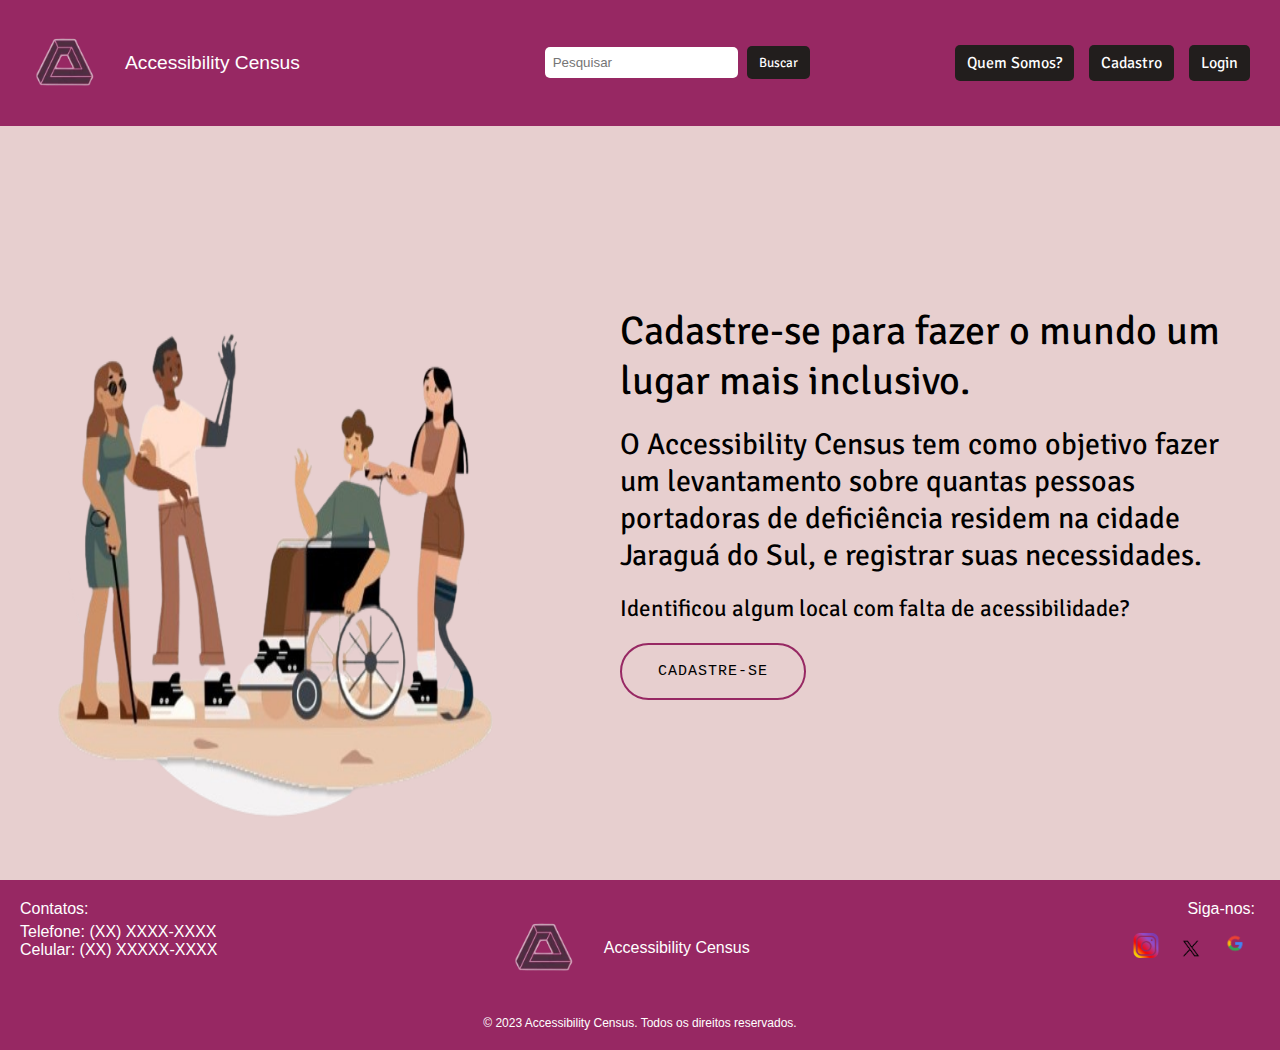
<file: Projeto Integrador/Pagina inicial/index.html>
<!DOCTYPE html>
<html lang="pt-br">
<head>
  <meta charset="UTF-8">
  <meta name="viewport" content="width=device-width, initial-scale=1.0">
  <title>Accessibility Census</title>
  <link rel="stylesheet" href="./css/style.css">
  <link rel="shortcut icon" href="./img/favicon-96x96.png" type="image/x-icon">
</head>

<body>

  <!-- BARRA DE NAVEGAÇÃO -->

  <nav class="navbar">
    <div class="logo">
      <a href="./index.html">
        <img src="./img/WhatsApp_Image_2023-12-01_at_10.31.19-removebg-preview.png" alt="Logo">
        <span>Accessibility Census</span>
      </a>
    </div>
    <div class="search-bar">
      <input type="text" placeholder="Pesquisar">
      <button onclick="" type="submit">Buscar</button>
    </div>

    <ul class="nav-links">
      <li><a href="../Sobre/sobre.html">Quem Somos?</a></li>
      <li><a href="../Cadastro/cadastro01/index.html">Cadastro</a></li>
      <li><a href="../Login/login.html">Login</a></li>
    </ul>
  </nav>

  <!-- CONTEÚDO DO SITE -->
  
  <main>
  <div class="conteudo">
    <div class="img">
      <img src="./img/img pessoas pcd.png" alt="Imagem" width="450" height="650">
    </div>
    <div class="conteudo-texto">
      <p class="p1" style="font-size: 40px;" >Cadastre-se para fazer o mundo um lugar mais inclusivo.</p><br>
            <p class="p2" style="font-size: 30px;" >O Accessibility Census tem como objetivo fazer um levantamento sobre quantas pessoas 
        portadoras de deficiência residem na cidade Jaraguá do Sul, e registrar suas necessidades.</p> <br>
        <p class="p3" style="font-size: 23px;" >Identificou algum local com falta de acessibilidade? </p><br>
      <a href="../Cadastro/cadastro01/index.html" class="destacado">CADASTRE-SE</a>
    </div>
  </div>
  </main>

  
  <!-- RODAPÉ -->
  
  <footer class="rodape">
    <div class="contato">
      <p>Contatos:</p>
      <div class="telefone">
        <p>Telefone: (XX) XXXX-XXXX</p>
        <p>Celular: (XX) XXXXX-XXXX</p>
      </div>
    </div>
    
    <div class="logo">
      <a href="./index.html">
        <img src="./img/WhatsApp_Image_2023-12-01_at_10.31.19-removebg-preview.png" alt="Logo da Empresa" width="100" height="50">
        <p>Accessibility Census</p>
      </a>
    </div>
    
    <div class="siga-nos">
      <p>Siga-nos:</p>
      <div class="parceiros">
        <a href="https://www.instagram.com/" target="_blank"><img src="./img/instaLogo.png" alt="Instagram"></a>
        <a href="https://twitter.com/" target="_blank" ><img src="./img/xLogo.png" alt="X"></a>
        <a href="https://www.google.com/" target="_blank" ><img src="./img/googleLogo.png" alt="Google"></a>
      </div>
    </div>
    <div class="direitos-autorais">
      &copy; 2023 Accessibility Census. Todos os direitos reservados.
    </div>
  </footer>

</body>
</html>
</file>
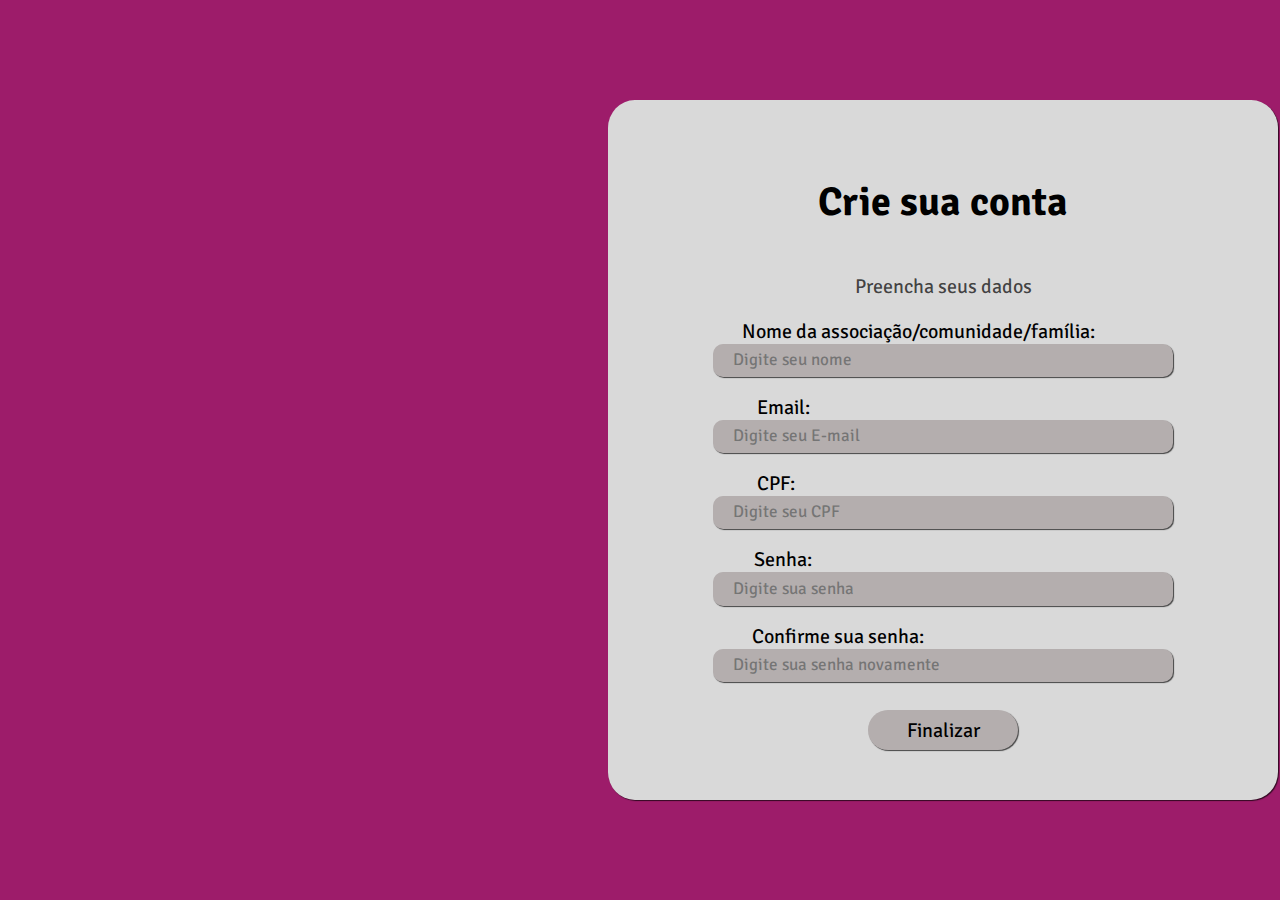
<file: Projeto Integrador/Cadastro/cadastro02/cadastro02_associacao-comunidade-familia/index.html>
<!DOCTYPE html>
<html lang="en">

<head>
    <meta charset="UTF-8">
    <meta name="viewport" content="width=device-width, initial-scale=1.0">
    <title>Cadastro02-assosiação/comunidade;familia</title>
    <link rel="stylesheet" href="https://cdn.jsdelivr.net/npm/bootstrap-icons@1.11.2/font/bootstrap-icons.min.css">
    <link rel="stylesheet" href="./styles.css">
    <link rel="shortcut icon" href="./img/favicon-96x96.png" type="image/x-icon">
</head>

<body>
    <section>
        <div class="container">
            <h1 id="Titulo">Crie sua conta</h1>
            <p id="Subtitulo">Preencha seus dados</p>

            <label for="" class="tituloDadosNome">Nome da associação/comunidade/família:</label>
            <input type="text" id="nome" placeholder="Digite seu nome" required>
            <br>
            <label for="" class="tituloDados">Email:</label>
            <input type="email" id="email" placeholder="Digite seu E-mail" required>
            <br>
            <label for="" class="tituloDadosCPF">CPF:</label>
            <input type="text" id="CPF" maxlength="12" class="campoDados" placeholder="Digite seu CPF" required>
            <br>
            <label for="" class="tituloDados">Senha:</label>
            <input type="password" id="senha" maxlength="9" placeholder="Digite sua senha" required>
            <br>
            <label for="" class="tituloDadosConf">Confirme sua senha:</label>
            <input type="password" id="senhaconfir" maxlength="9" placeholder="Digite sua senha novamente" required>
            <br>
            <a href="../Comentarios/comentario_associacao-comunidade-familia/comentarios+/index.html"> <button
                    type="submit" onclick="validaCadastro()">Finalizar</button></a>

        </div>
    </section>
    <script src="./script.js"></script>
</body>

</html>
</file>
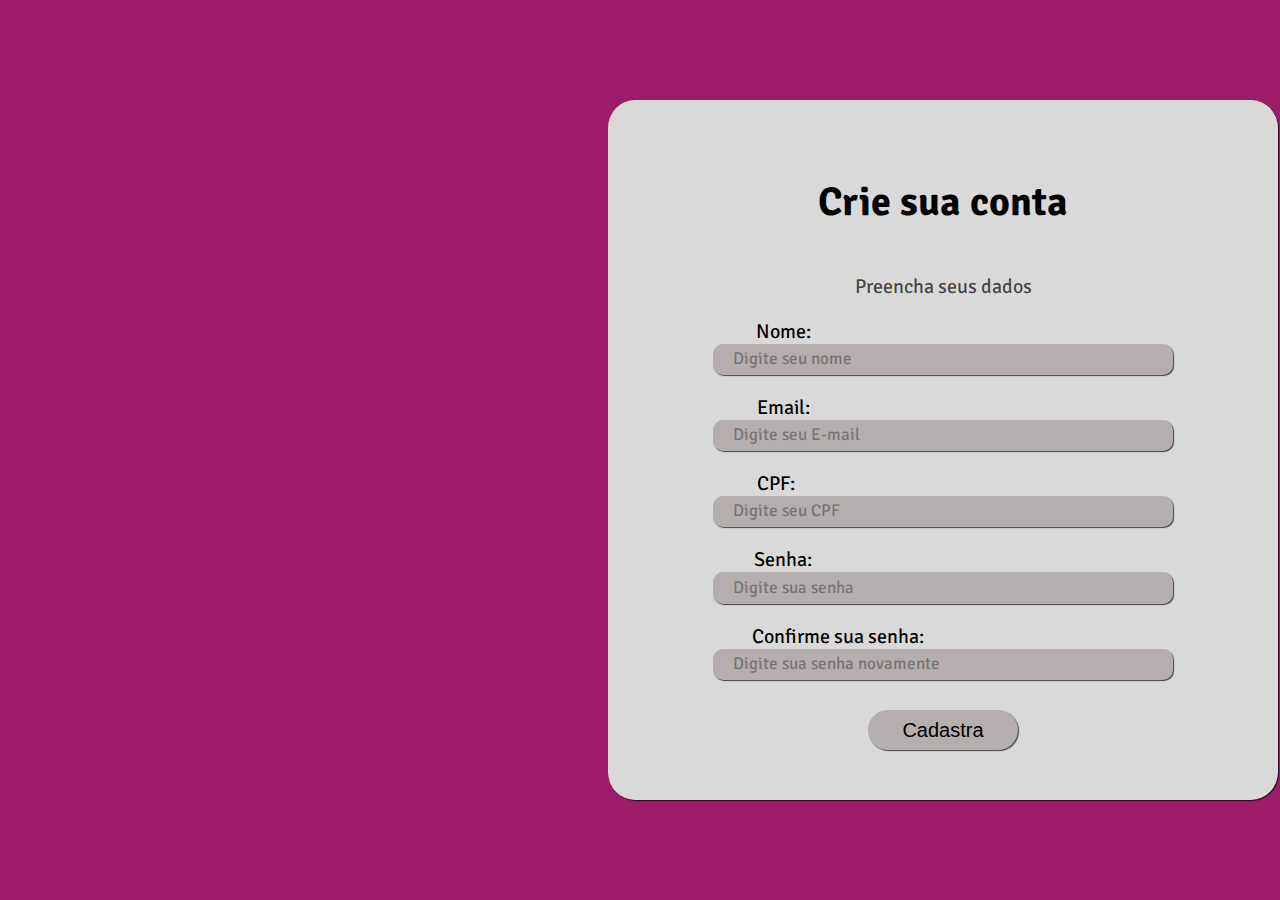
<file: Projeto Integrador/Cadastro/cadastro02/cadastro02_PCD/index.html>
<!DOCTYPE html>
<html lang="en">
<head>
    <meta charset="UTF-8">
    <meta name="viewport" content="width=device-width, initial-scale=1.0">
    <title>cadastro02-PCD</title>
    <link rel="stylesheet" href="https://cdn.jsdelivr.net/npm/bootstrap-icons@1.11.2/font/bootstrap-icons.min.css">
    <link rel="stylesheet" href="./styles.css">
    <link rel="shortcut icon" href="./img/favicon-96x96.png" type="image/x-icon">
</head>
<body>
    <section>
        <div class="container">
            <h1 id="Titulo">Crie sua conta</h1>
            <p id="Subtitulo">Preencha seus dados</p>

            <label for="" class="tituloDados">Nome:</label>
            <input type="text" id="nome" placeholder="Digite seu nome" required>
<br>
            <label for="" class="tituloDados">Email:</label>
            <input type="email" id="email" placeholder="Digite seu E-mail" required> 
<br>
            <label for="" class="tituloDadosCPF">CPF:</label>
            <input type="text" id="CPF" maxlength="12" class="campoDados" placeholder="Digite seu CPF" required>
<br>           
            <label for="" class="tituloDados">Senha:</label>
            <input type="password" id="senha" maxlength="9" placeholder="Digite sua senha" required>
<br>
            <label for="" class="tituloDadosConf">Confirme sua senha:</label>
            <input type="password" id="senhaconfir" maxlength="9" placeholder="Digite sua senha novamente" required>
<br>            
           <a href="../Comentarios/comentario_PCD/"><button type="submit"onclick="validaCadastro()">Cadastra</button></a>
            
        </div>
    </section>
    <script src="./script.js"></script>
</body>
</html>
</file>
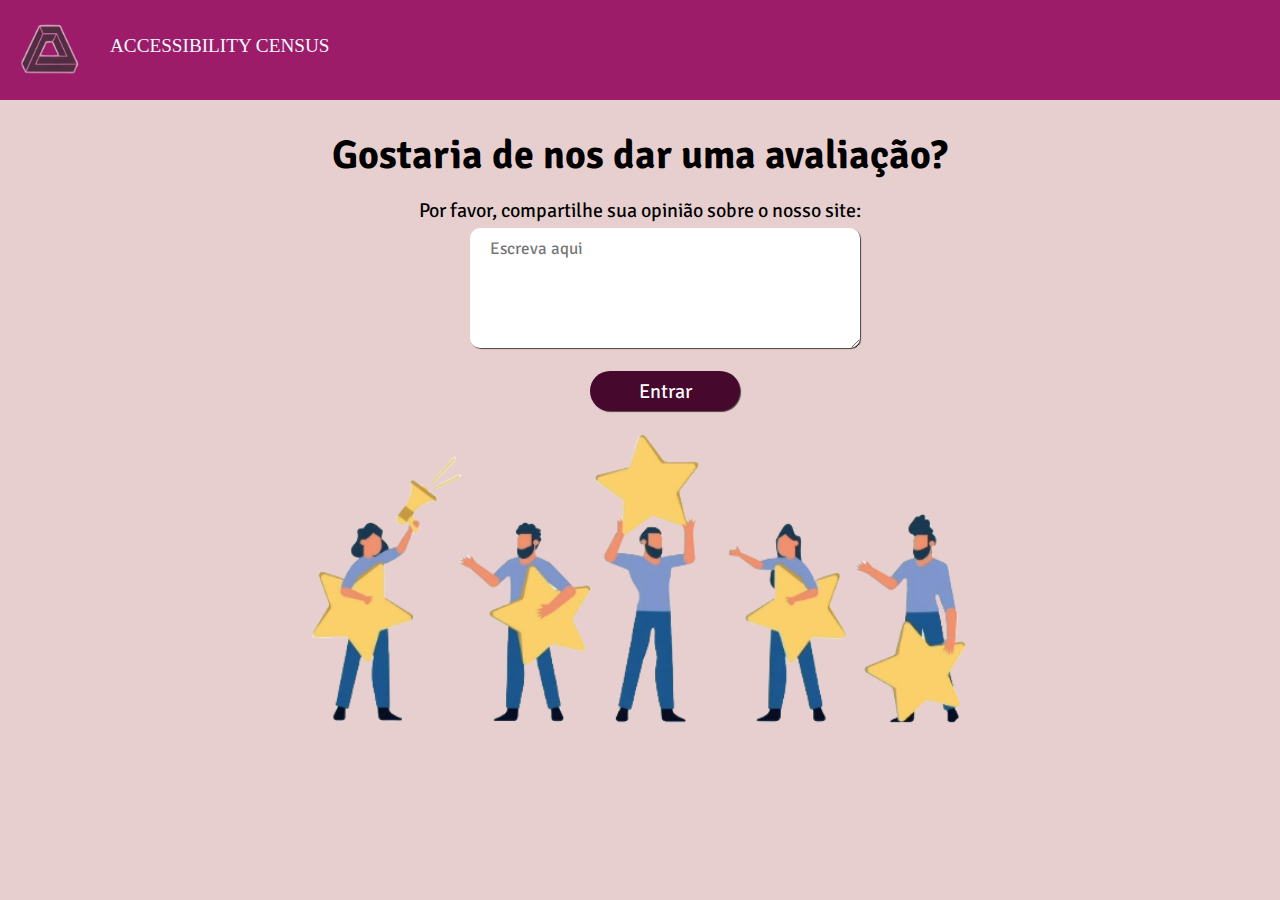
<file: Projeto Integrador/Cadastro/cadastro02/Feedback/index.html>
<!DOCTYPE html>
<html lang="en">
<head>
    <meta charset="UTF-8">
    <meta http-equiv="X-UA-Compatible" content="IE=edge">
    <meta name="viewport" content="width=device-width, initial-scale=1.0">
    <title>Feedback</title>
    <link rel="stylesheet" href="./styles.css">
    <link rel="shortcut icon" href="./img/favicon-96x96.png" type="image/x-icon">
</head>
<body>
       <nav  class="navBar">
        <img src="./img/WhatsApp_Image_2023-12-01_at_10.31.19-removebg-preview.png" width="150px" height="150px" class="logo">
        <span>ACCESSIBILITY CENSUS</span>
       </nav> 
    

    
        <section class="caixas">
        <div class="container-conteudo">
            <h1 id="Titulo">Gostaria de nos dar uma avaliação?</h1>
        <br>
            <label for="" class="tituloDados">Por favor, compartilhe sua opinião sobre o nosso site:</label>
            <textarea placeholder="Escreva aqui" required></textarea>
        <br>
            <button>Entrar</button>
        </div>

        <div class="container-imagem">
             <img class="img" src="./img/estrelas1.png" >
        </div>
    </section>
</body>
</html>
</file>
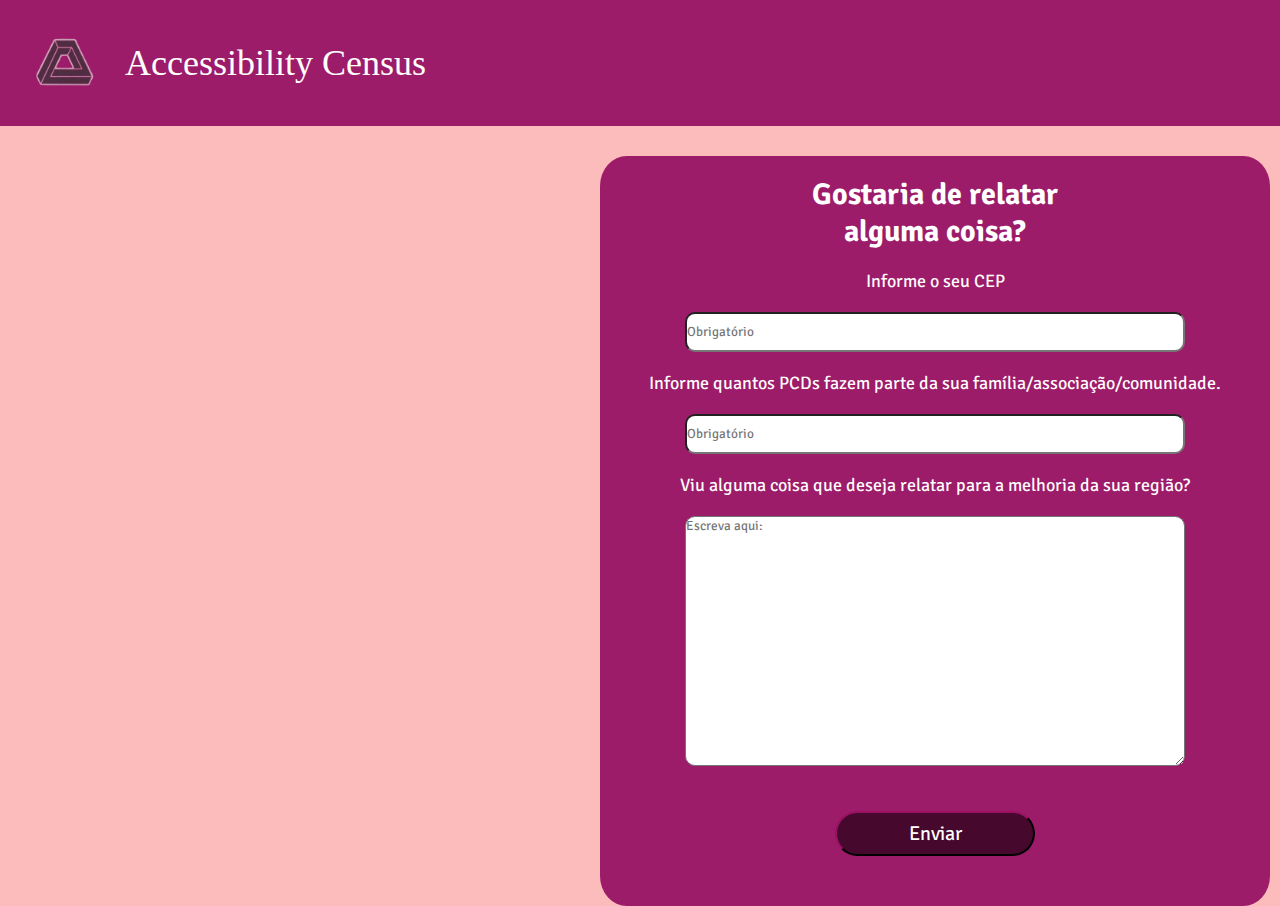
<file: Projeto Integrador/Cadastro/cadastro02/Comentarios/comentario_associacao-comunidade-familia/comentarios+/index.html>
<!DOCTYPE html>
<html lang="pt-br">
<head>
    <meta charset="UTF-8">
    <meta name="viewport" content="width=device-width, initial-scale=1.0">
    <title>Comentários-associação/comunidade/familia</title>
    <link rel="stylesheet" href="./css/style.css">
    <link rel="shortcut icon" href="./img/favicon-96x96.png" type="image/x-icon">
</head>
<body>
    <nav class="navbar">
        <div class="logo">
          <a href="./index.html">
            <img src="./img/WhatsApp_Image_2023-12-01_at_10.31.19-removebg-preview.png" alt="Logo">
            <span>Accessibility Census</span>
          </a>
        </div>
        </nav>
        
        <div class="container">
         <br>
         <h1 class="titulo">Gostaria de relatar <br> alguma coisa?</h1>
         <br>
         <label class="infot1" for="">Informe o seu CEP</label>
         <br>
         <br>
         <input class="info1" id="cep" type="text" placeholder= "Obrigatório">
         <br>
         <br>
         <label class="infot2" for="">Informe quantos PCDs fazem parte da sua família/associação/comunidade.</label>
         <br>
         <br>
         <input  class="info2" id="PCDs" type="text" placeholder="Obrigatório">
         <br>
         <br>
          <label class="infot3" for="">Viu alguma coisa que deseja relatar para a melhoria da sua região?</label>
          <br>
          <br>
          <textarea id="relato" placeholder="Escreva aqui:"></textarea>
          <br>
          <br>
          <br>
         <a href="../"><h3><input class="enviarButton" type="submit" value="Enviar"></h3></a>
        </div>
    <script src="./script.js"></script>
</body>
</html>
</file>
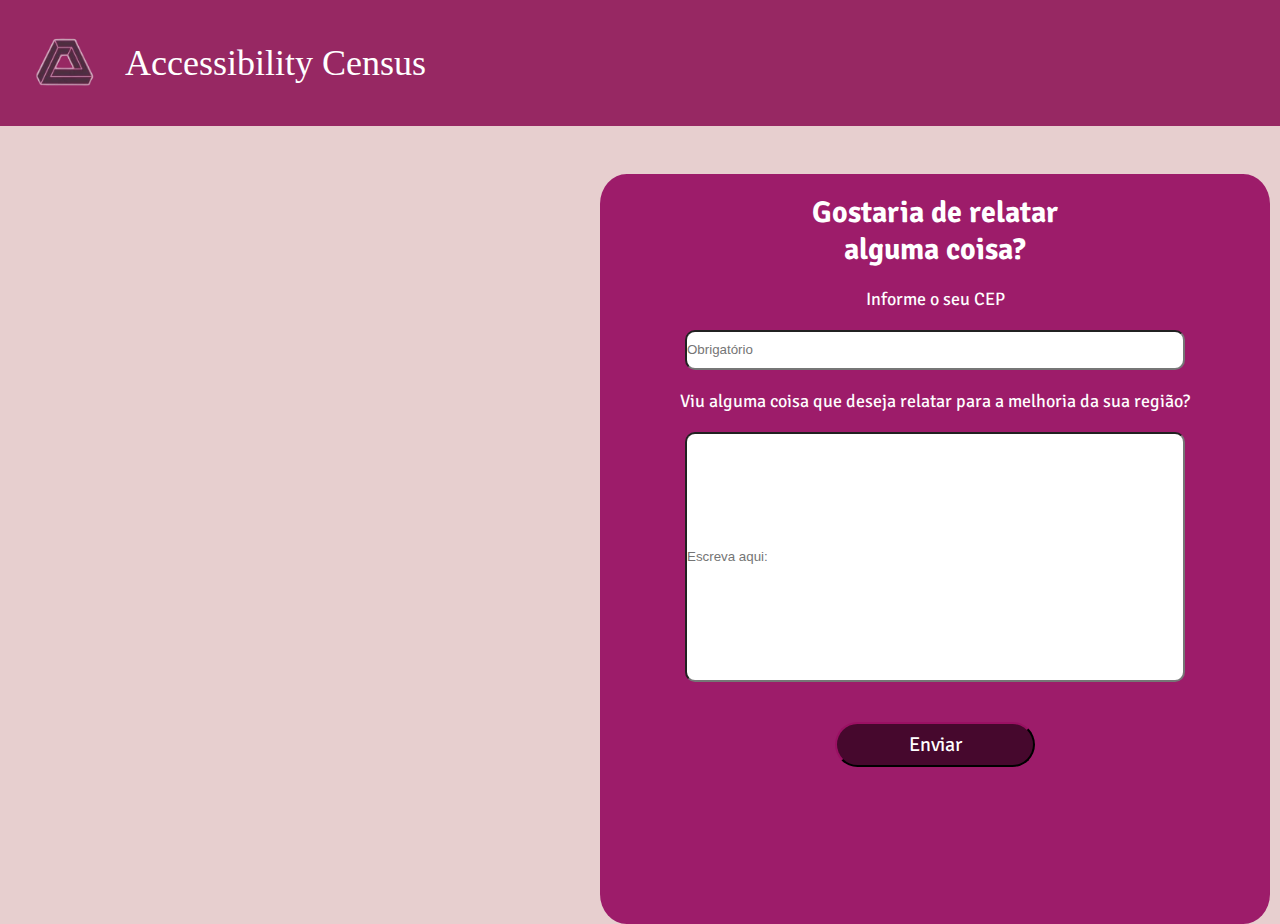
<file: Projeto Integrador/Cadastro/cadastro02/Comentarios/comentario_PCD/comentarios/index.html>
<!DOCTYPE html>
<html lang="pt-br">
<head>
    <meta charset="UTF-8">
    <meta http-equiv="X-UA-Compatible" content="IE=edge">
    <meta name="viewport" content="width=device-width, initial-scale=1.0">
    <title>Comentários-PCD</title>
    <link rel="stylesheet" href="./css/style.css">
    <link rel="shortcut icon" href="./img/favicon-96x96.png" type="image/x-icon">
</head>
<body>
    <nav class="navbar">
        <div class="logo">
          <a href="./index.html">
            <img src="./img/WhatsApp_Image_2023-12-01_at_10.31.19-removebg-preview.png" alt="Logo">
            <span>Accessibility Census</span>
          </a>
        </div>
        </nav>
        <br>
        <div class="container">
         <br>
         <h1 class="titulo">Gostaria de relatar <br> alguma coisa?</h1>
         <br>
         <label class="infot1" for="">Informe o seu CEP</label>
         <br>
         <br>
         <input id="CEP" class="info1" type="text" placeholder= "Obrigatório">
         <br>
         <br>
          <label class="infot2" for="">Viu alguma coisa que deseja relatar para a melhoria da sua região?</label>
          <br>
          <br>
          <input id="comentario" class="info2" type="text" placeholder="Escreva aqui:">
          <br>
          <br>
          <br>
          <a href="../Feedback/"><h3><input class="enviarButton" type="submit" value="Enviar"></h3></a>
        </div>
    <script src="./script.js"></script>
</body>
</html>
</file>
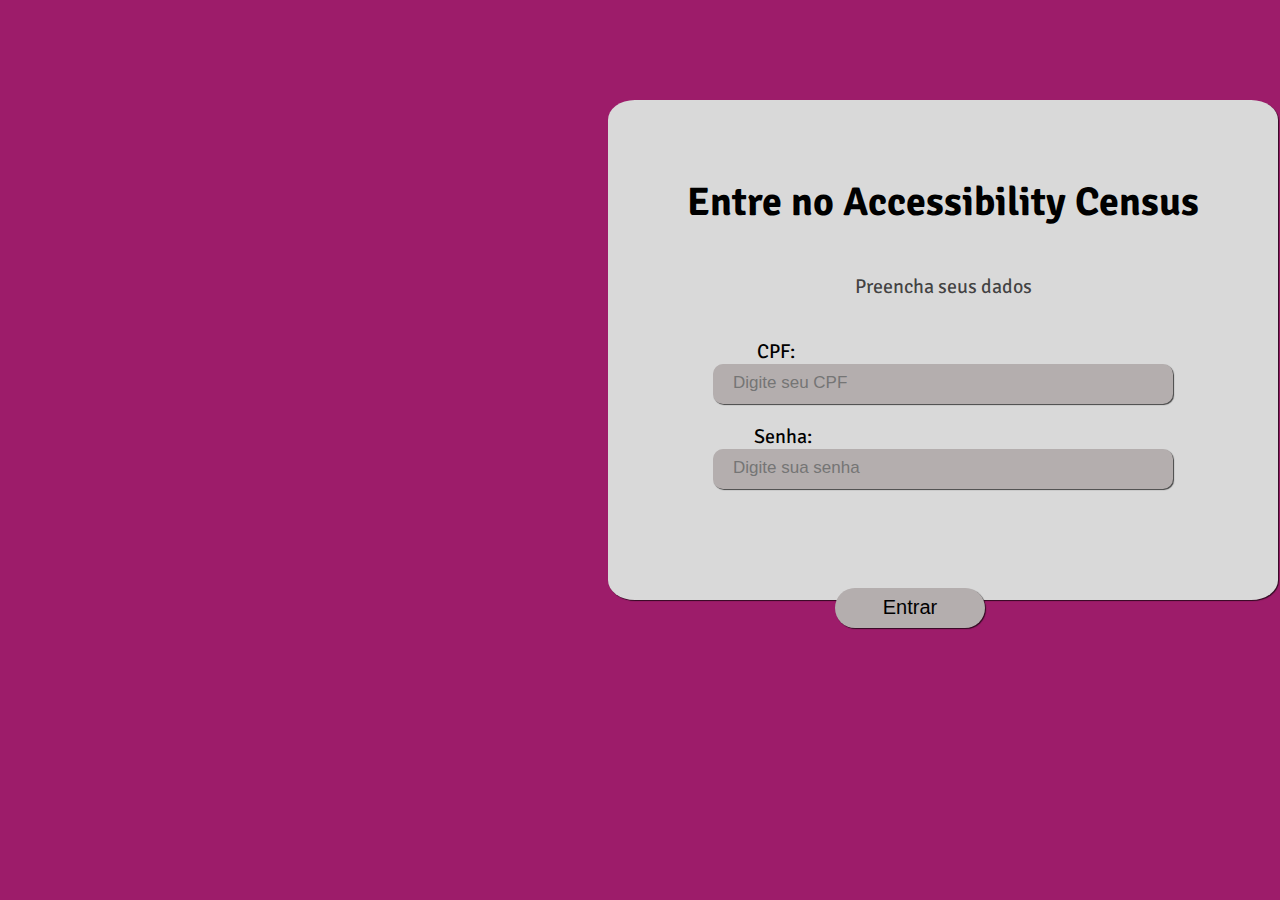
<file: Projeto Integrador/Login/login.html>
<!DOCTYPE html>
<html lang="en">

<head>
    <meta charset="UTF-8">
    <meta http-equiv="X-UA-Compatible" content="IE=edge">
    <meta name="viewport" content="width=device-width, initial-scale=1.0">
    <title>Login</title>
    <link rel="stylesheet" href="https://cdn.jsdelivr.net/npm/bootstrap-icons@1.11.2/font/bootstrap-icons.min.css">
    <link rel="stylesheet" href="./style.css">
    <link rel="shortcut icon" href="./img/favicon-96x96.png" type="image/x-icon">
</head>

<body>
    <section>
        <div class="container">
            <h1 id="Titulo">Entre no Accessibility Census</h1>
            <p id="Subtitulo">Preencha seus dados</p>
            <br>
            <label for="" class="tituloDadosCPF">CPF:</label>
            <input type="text" id="CPF" maxlength="12" class="campoDados" placeholder="Digite seu CPF" required>
            <br>
            <label for="" class="tituloDados">Senha:</label>
            <input type="password" id="senha" maxlength="9" placeholder="Digite sua senha" required>
            <br>
        </div>
        <a href="../Pagina principal/principal.html">
            <button type="submit" onclick="validaCadastro()">Entrar</button>
        </a>

        </div>
    </section>
    <script src="./script.js"></script>
</body>

</html>
</file>
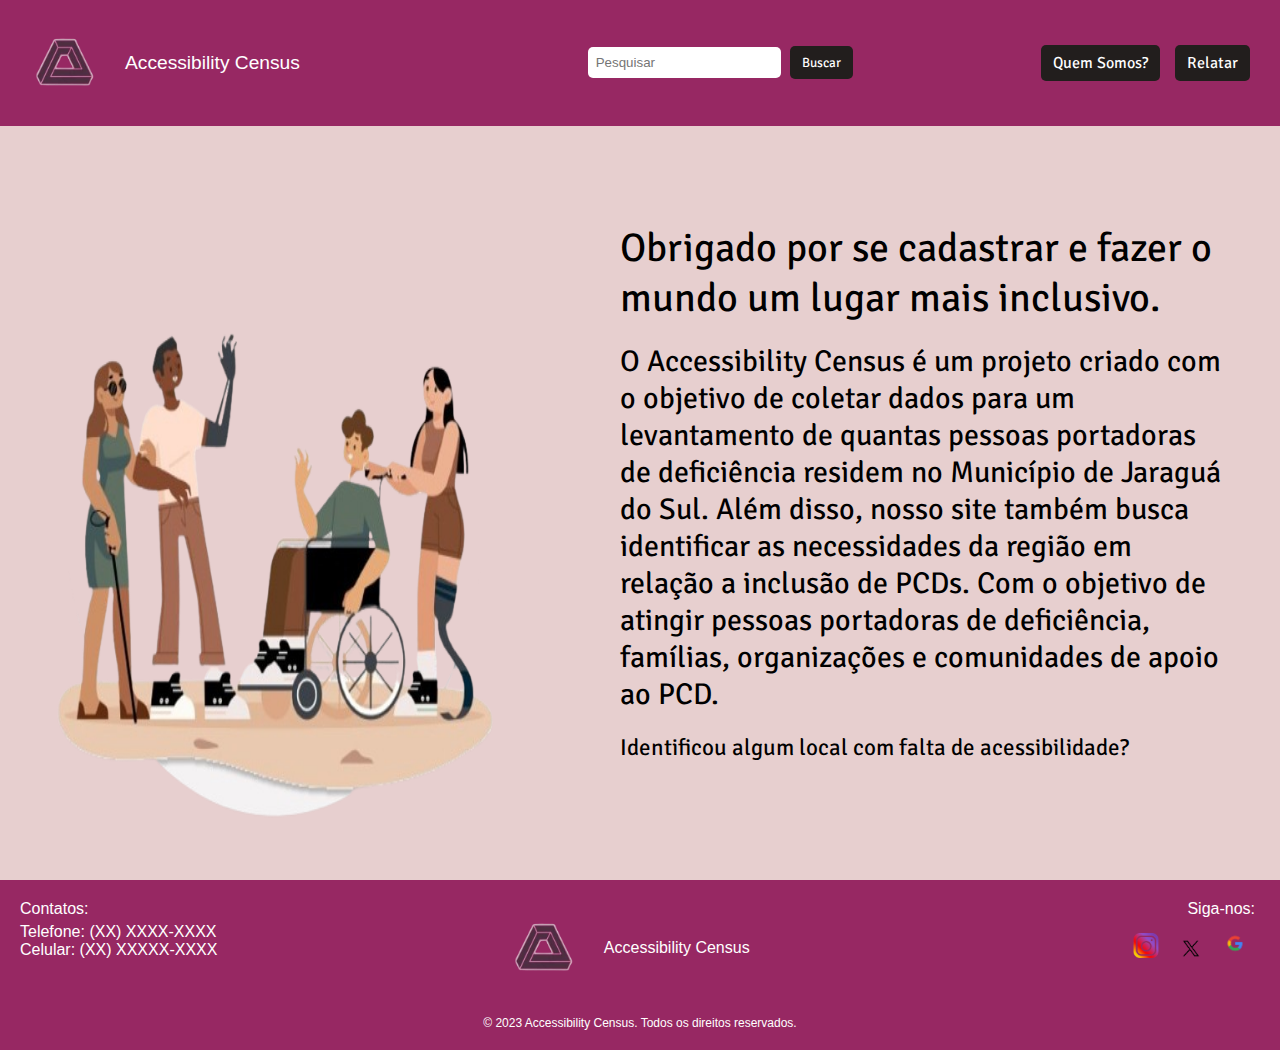
<file: Projeto Integrador/Pagina principal/principal.html>
<!DOCTYPE html>
<html lang="pt-br">

<head>
  <meta charset="UTF-8">
  <meta name="viewport" content="width=device-width, initial-scale=1.0">
  <title>Accessibility Census</title>
  <link rel="stylesheet" href="./css/principal.css">
  <link rel="shortcut icon" href="./img/favicon-96x96.png" type="image/x-icon">
</head>

<body>

  <!-- BARRA DE NAVEGAÇÃO -->

  <nav class="navbar">
    <div class="logo">
      <a href="./index.html">
        <img src="./img/WhatsApp_Image_2023-12-01_at_10.31.19-removebg-preview.png" alt="Logo">
        <span>Accessibility Census</span>
      </a>
    </div>
    <div class="search-bar">
      <input type="text" placeholder="Pesquisar">
      <button onclick="" type="submit">Buscar</button>
    </div>

    <ul class="nav-links">
      <li><a href="../Sobre/sobre.html">Quem Somos?</a></li>
      <li><a href="../Cadastro/Comentarios/">Relatar</a></li>
    </ul>
  </nav>

  <!-- CONTEÚDO DO SITE -->

  <main>
    <div class="conteudo">
      <div class="img">
        <img src="./img/img pessoas pcd.png" alt="Imagem" width="450" height="650">
      </div>
      <div class="conteudo-texto">
        <p class="p1" style="font-size: 40px;">Obrigado por se cadastrar e fazer o mundo um lugar mais inclusivo.</p>
        <br>
        <p class="p2" style="font-size: 30px;">O Accessibility Census é um projeto criado com o objetivo de coletar
          dados para um levantamento
          de quantas pessoas portadoras de deficiência residem no Município de Jaraguá do Sul.
          Além disso, nosso site também busca identificar as necessidades da região em relação a inclusão de PCDs.
          Com o objetivo de atingir pessoas portadoras de deficiência, famílias, organizações e comunidades de apoio ao
          PCD.</p> <br>
        <p class="p3" style="font-size: 23px;">Identificou algum local com falta de acessibilidade? </p><br>
      </div>
    </div>
  </main>


  <!-- RODAPÉ -->

  <footer class="rodape">
    <div class="contato">
      <p>Contatos:</p>
      <div class="telefone">
        <p>Telefone: (XX) XXXX-XXXX</p>
        <p>Celular: (XX) XXXXX-XXXX</p>
      </div>
    </div>

    <div class="logo">
      <a href="./index.html">
        <img src="./img/WhatsApp_Image_2023-12-01_at_10.31.19-removebg-preview.png" alt="Logo da Empresa" width="100"
          height="50">
        <p>Accessibility Census</p>
      </a>
    </div>

    <div class="siga-nos">
      <p>Siga-nos:</p>
      <div class="parceiros">
        <a href="https://www.instagram.com/" target="_blank"><img src="./img/instaLogo.png" alt="Instagram"></a>
        <a href="https://twitter.com/" target="_blank"><img src="./img/xLogo.png" alt="X"></a>
        <a href="https://www.google.com/" target="_blank"><img src="./img/googleLogo.png" alt="Google"></a>
      </div>
    </div>
    <div class="direitos-autorais">
      &copy; 2023 Accessibility Census. Todos os direitos reservados.
    </div>
  </footer>

</body>

</html>
</file>
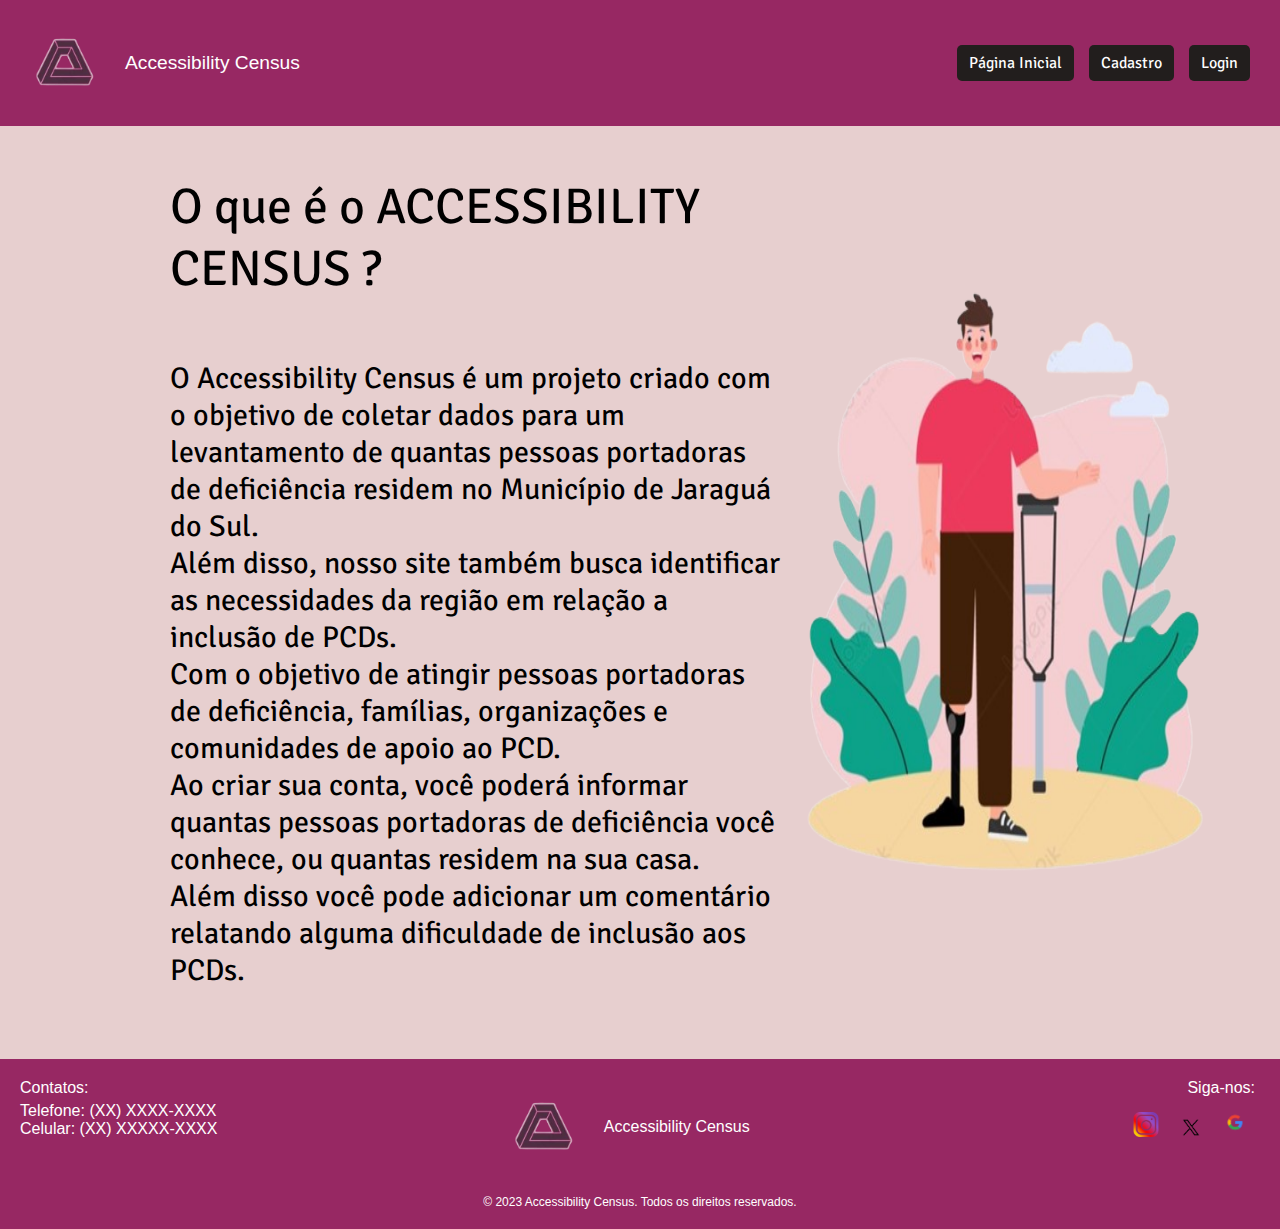
<file: Projeto Integrador/Sobre/sobre.html>
<!DOCTYPE html>
<html lang="en">

<head>
    <meta charset="UTF-8">
    <meta name="viewport" content="width=device-width, initial-scale=1.0">
    <title>Sobre Accessibility</title>
    <link rel="stylesheet" href="./sobre.css">
</head>

<body>

    <nav class="navbar">
        <div class="logo">
            <a href="../Pagina inicial/index.html">
                <img src="./img/WhatsApp_Image_2023-12-01_at_10.31.19-removebg-preview.png" alt="Logo">
                <span>Accessibility Census</span>
            </a>
        </div>
        <ul class="nav-links">
            <li><a href="../Pagina inicial/index.html">Página Inicial</a></li>
            <li><a href="../Cadastro/cadastro01/index.html">Cadastro</a></li>
            <li><a href="../Login/login.html">Login</a></li>
        </ul>
    </nav>

    <!-- CONTEÚDO SOBRE -->

    <main>
        <div class="conteudo">
            <div class="img">
                <img src="./img/imagemSobre.png" alt="Imagem" width="450" height="650">
            </div>
            <div class="conteudo-texto">
                <p style="font-size: 50px;">O que é o ACCESSIBILITY CENSUS ?</p><br><br><br>
                <p style="font-size: 30px;">O Accessibility Census é um projeto criado com o objetivo de coletar dados para 
                    um levantamento de quantas pessoas portadoras de deficiência residem no Município de Jaraguá do Sul. <br> 
                    Além disso, nosso site também busca identificar as necessidades da região em relação a inclusão de PCDs. <br>
                    Com o objetivo de atingir pessoas portadoras de deficiência, famílias, organizações e comunidades de apoio ao PCD. <br>
                    Ao criar sua conta, você poderá informar quantas pessoas portadoras de deficiência você conhece, 
                    ou quantas residem na sua casa. <br> Além disso você pode adicionar um comentário relatando alguma dificuldade de 
                    inclusão aos PCDs. </p> <br>
            </div>
        </div>
    </main>


    <!-- RODAPÉ -->

    <footer class="rodape">
        <div class="contato">
            <p>Contatos:</p>
            <div class="telefone">
                <p>Telefone: (XX) XXXX-XXXX</p>
                <p>Celular: (XX) XXXXX-XXXX</p>
            </div>
        </div>

        <div class="logo">
            <a href="../Pagina inicial/index.html">
                <img src="./img/WhatsApp_Image_2023-12-01_at_10.31.19-removebg-preview.png" alt="Logo da Empresa"
                    width="100" height="50">
                <p>Accessibility Census</p>
            </a>
        </div>

        <div class="siga-nos">
            <p>Siga-nos:</p>
            <div class="parceiros">
                <a href="https://www.instagram.com/" target="_blank"><img src="./img/instaLogo.png" alt="Instagram"></a>
                <a href="https://twitter.com/" target="_blank"><img src="./img/xLogo.png" alt="X"></a>
                <a href="https://www.google.com/" target="_blank"><img src="./img/googleLogo.png" alt="Google"></a>
            </div>
        </div>
        <div class="direitos-autorais">
            &copy; 2023 Accessibility Census. Todos os direitos reservados.
        </div>
    </footer>

</body>

</html>
</file>
<file: Projeto Integrador/Pagina inicial/css/style.css>
@import url('https://fonts.googleapis.com/css2?family=Signika+Negative:wght@400;600&display=swap');
  @import url('https://fonts.googleapis.com/css2?family=Signika+Negative:wght@300&display=swap');


* {
    margin: 0;
    padding: 0;
    box-sizing: border-box;
  }
  
  body {
    font-family: Arial, sans-serif;
    background-color: #e7cfcf;
  }
  
  .p1{
    font-family: 'Signika Negative', sans-serif;
  }

  .p2{
    font-family: 'Signika Negative', sans-serif;
  }

  .p3{
    font-family: 'Signika Negative', sans-serif;
  }

  .navbar {
    background-color: rgb(151, 40, 99);
    color: white;
    display: flex;
    justify-content: space-between;
    align-items: center;
    padding: 15px;
  }
  
  .logo a {
    display: flex;
    align-items: center;
    text-decoration: none;
    color: white;
  }
  
  .logo img {
    width: 100px;
    height: auto;
    margin-right: 10px; /* Espaço entre a imagem e o texto */
  }
  
  .logo span {
    font-size: 1.2em;
  }
  
  
  .search-bar input[type="text"] {
    padding: 8px;
    border-radius: 5px;
    border: none;
    margin-right: 5px;
  }
  
  .search-bar button {
    font-family: 'Signika Negative', sans-serif;
    padding: 8px 12px;
    border-radius: 5px;
    border: none;
    background-color: #221e1d;
    color: white;
    cursor: pointer ;
  }
  
  .nav-links {
    list-style: none;
    display: flex;
  }
  
  .nav-links li {
    font-family: 'Signika Negative', sans-serif;
    margin-right: 15px;
  }
  
  .nav-links li a {
    color: white;
    text-decoration: none;
    background-color: #221e1d;
    padding: 8px 12px;
    border-radius: 5px;
  }
  
  .nav-links li a:hover {
    text-decoration: underline;
  }

.conteudo {
  display: flex;
  /* flex-direction: row-reverse; */
  align-items: center;
  padding: 50px;
  /* max-width: 1300px; */
}

.conteudo-img {
  display: inline-block;
  width: 450px;
  height: 630px;
}

.conteudo-texto {
  flex: auto;
  margin-left: 120px;
  /* font-size: 150%; */
  font-family: 'Signika Negative', sans-serif;
}

.destacado {
  font-family: 'Signika Negative', sans-serif;
  color: #FFF;
  border: 2px solid rgb(151, 40, 99);
  border-radius: 30px;
  padding: 18px 36px;
  display: inline-block;
  font-family: "Lucida Console", Monaco, monospace;
  font-size: 15px;
  letter-spacing: 1px;
  cursor: pointer;
  box-shadow: inset 0 0 0 0 rgb(151, 40, 99);
  -webkit-transition: ease-out 0.4s;
  -moz-transition: ease-out 0.4s;
  transition: ease-out 0.4s;
}

.destacado:hover {
  box-shadow: inset 0 100px 0 0 rgb(151, 40, 99);
}

/* Estilo do link de login */
.conteudo-texto a {
  text-decoration: double;
  color: rgb(0, 0, 0);
}

footer {
  background-color: rgb(151, 40, 99);
  padding: 20px;
  text-align: center;
}
.contato {
  float: left;
  text-align: left;
  color: white;
}
.logo {
  display: inline-block;
  vertical-align: middle;
  margin-right: 100px;
}
.siga-nos {
  float: right;
  text-align: right;
  color: white;
  margin-right: 5px;
}
.telefone {
  margin-top: 5px;
}
.parceiros {
  margin-top: 10px;
}
.parceiros img {
  width: 30px;
  margin: 0 5px;
}

.direitos-autorais {
  clear: both;
  margin-top: 20px;
  font-size: 12px;
  color: white;
}
</file>
<file: Projeto Integrador/Cadastro/cadastro02/cadastro02_associacao-comunidade-familia/styles.css>
@import url('https://fonts.googleapis.com/css2?family=Signika+Negative:wght@400;600&display=swap');
  @import url('https://fonts.googleapis.com/css2?family=Signika+Negative:wght@300&display=swap');

body{
    text-align: center;
    background-color: #9D1C6A;
}

section{
    align-items: center;
}

.container{

    box-shadow: 1px 1px 1px rgba(0, 0, 0, 0.692);
    margin-top: 100px;
    margin-left: 600px;
    margin-right:600px;
    border-radius: 4%;
    align-items: center;
    text-align: center;
    background-color: #D9D9D9;
    width: 570px;
    height: 600px;
}

#Titulo{
    font-family: 'Signika Negative', sans-serif;
font-size: 40px;
}

#Subtitulo{
    color: rgba(0, 0, 0, 0.712);
font-size: 20px;
font-family: 'Signika Negative', sans-serif;
}

div{
    display: flex;
    flex-direction: column;
    padding: 50px;
}

.tituloDados{
    font-family: 'Signika Negative', sans-serif;
    margin-right: 320px;
    font-size: 20px;
}

.tituloDadosNome{
    font-family: 'Signika Negative', sans-serif;
    margin-right: 50px;
    font-size: 20px;
}


.tituloDadosCPF{
    font-family: 'Signika Negative', sans-serif;
    margin-right: 335px;
    font-size: 20px;
}

.tituloDadosConf{
    font-family: 'Signika Negative', sans-serif;
    margin-right: 210px;
    font-size: 20px;
}

input{
    box-shadow: 1px 1px 1px rgba(0, 0, 0, 0.692);
    border: none;
    background-color: rgb(180, 174, 174);
    border-radius: 10px;
    width: 390px;
    height: 40px;
    outline: none;
    padding: 0px 50px 0px 20px;
}

button{
    font-family: 'Signika Negative', sans-serif;
    cursor: pointer;
    box-shadow: 1px 1px 1px rgba(0, 0, 0, 0.692);
    font-size: 20px;
    width: 150px;
    height: 40px;
    border: none;
    text-align: center;
    margin-top: 10px;
    border-radius: 30px;
    background-color:rgb(180, 174, 174);
 }
  
 ::placeholder{
    font-family: 'Signika Negative', sans-serif;
    font-size: 17px;
 }
</file>
<file: Projeto Integrador/Cadastro/cadastro02/cadastro02_PCD/styles.css>
@import url('https://fonts.googleapis.com/css2?family=Signika+Negative:wght@400;600&display=swap');
  @import url('https://fonts.googleapis.com/css2?family=Signika+Negative:wght@300&display=swap');

body{
    text-align: center;
    background-color: #9D1C6A;
}

section{
    align-items: center;
}

.container{
    font-family: 'Signika Negative', sans-serif;
    box-shadow: 1px 1px 1px rgba(0, 0, 0, 0.692);
    margin-top: 100px;
    margin-left: 600px;
    margin-right:600px;
    border-radius: 4%;
    align-items: center;
    text-align: center;
    background-color: #D9D9D9;
    width: 570px;
    height: 600px;
}

#Titulo{
font-size: 40px;
}

#Subtitulo{
    color: rgba(0, 0, 0, 0.712);
font-size: 20px;
}

div{
    display: flex;
    flex-direction: column;
    padding: 50px;
}

.tituloDados{
    margin-right: 320px;
    font-size: 20px;
}

.tituloDadosCPF{
    margin-right: 335px;
    font-size: 20px;
}

.tituloDadosConf{
    margin-right: 210px;
    font-size: 20px;
}

input{
    box-shadow: 1px 1px 1px rgba(0, 0, 0, 0.692);
    border: none;
    background-color: rgb(180, 174, 174);
    border-radius: 10px;
    width: 390px;
    height: 40px;
    outline: none;
    padding: 0px 50px 0px 20px;
}

button{
    cursor: pointer;
    box-shadow: 1px 1px 1px rgba(0, 0, 0, 0.692);
    font-size: 20px;
    width: 150px;
    height: 40px;
    border: none;
    text-align: center;
    margin-top: 10px;
    border-radius: 30px;
    background-color:rgb(180, 174, 174);
 }
  
 ::placeholder{
    font-family: 'Signika Negative', sans-serif;
    font-size: 17px;
 }
</file>
<file: Projeto Integrador/Cadastro/cadastro02/Feedback/styles.css>
@import url('https://fonts.googleapis.com/css2?family=Signika+Negative:wght@400;600&display=swap');
  @import url('https://fonts.googleapis.com/css2?family=Signika+Negative:wght@300&display=swap');

* {
    margin: 0;
    padding: 0;
    box-sizing: border-box;
  }

body{
    text-align: center;
    background-color: #e7cfcf;
}

.navBar{
    display: flex;
    flex-direction: row;
    background-color: #9D1C6A;
    height: 100px;
}

.logo{
    width: 100px;
    height: auto;
    margin-right: 10px; 
}

#Titulo{
    font-family: 'Signika Negative', sans-serif;
    font-size: 40px;
}

textarea{
    font-family: 'Signika Negative', sans-serif;
    box-shadow: 1px 1px 1px rgba(0, 0, 0, 0.692);
    border: none;
    background-color: rgb(255, 255, 255);
    border-radius: 10px;
    width: 390px;
    height: 120px;
    outline: none;
    padding: 10px 50px 0px 20px;
    margin-left: 470px;
    margin-top: 5px;
}

button{
    font-family: 'Signika Negative', sans-serif;
    cursor: pointer;
    box-shadow: 1px 1px 1px rgba(0, 0, 0, 0.692);
    font-size: 20px;
    width: 150px;
    height: 40px;
    border: none;
    text-align: center;
    margin-left: 590px;
    margin-top: 5px;
    margin-bottom: 0px;
    border-radius: 30px;
    color: #ffffff;
    background-color:#46082D;
}

.tituloDados{
    font-family: 'Signika Negative', sans-serif;
    font-size: 20px;
}

::placeholder{
    font-family: 'Signika Negative', sans-serif;
    font-size: 17px;
 }

span{
    color: aliceblue;
    padding-top: 35px;
    font-size: 19.2px;
}

.container-imagem{
    text-align: center;
}

.img{
    margin-top: 20px;
    width: 300px,;
    height: 300px;
}


.caixas{
    text-align: center;
    display: flex;
    flex-direction: column;
}

.container-conteudo{
    margin-top: 30px;
    text-align: center;
    display: flex;
    flex-direction:column;
    border: black;
    text-align: center;
}
</file>
<file: Projeto Integrador/Cadastro/cadastro02/Comentarios/comentario_associacao-comunidade-familia/comentarios+/css/style.css>
@import url('https://fonts.googleapis.com/css2?family=Signika+Negative:wght@400;600&display=swap');
  @import url('https://fonts.googleapis.com/css2?family=Signika+Negative:wght@300&display=swap');

* {
    margin: 0;
    padding: 0;
    box-sizing: border-box;
}

body{
    background-color: #fdbcbc;

}
.navbar {
    background-color: #9D1C6A;
    color: white;
    display: flex;
    justify-content: space-between;
    align-items: center;
    padding: 15px;
}
.logo a {
    display: flex;
    align-items: center;
    text-decoration: none;
    color: white;
    font-size: 30px;
  }
  
  .logo img {
    width: 100px;
    height: auto;
    margin-right: 10px; /* Espaço entre a imagem e o texto */
  }
  
  .logo span {
    font-size: 1.2em;
  }

.container{
    font-family: 'Signika Negative', sans-serif;
    text-align: center;
    background-color: #9D1C6A;
    height: 100px;
    width: 100px;
    margin-top: 30px;
    margin-left: 600px;
    margin-right:450px;
    width: 670px;
    height: 750px;
    color: white;
    border-radius: 4%;
}
.titulo{
    font-family: 'Signika Negative', sans-serif;
    font-size: 30px;
}
.infot1{
    font-family: 'Signika Negative', sans-serif;
    font-size: 18px;
}
.info1{
    font-family: 'Signika Negative', sans-serif;
    height: 40px;
    width: 500px;
    border-radius: 10px;
}
.infot2{
    font-family: 'Signika Negative', sans-serif;
    font-size: 18px;
}
.info2{
    font-family: 'Signika Negative', sans-serif;
    height: 40px;
    width: 500px;
    border-radius: 10px;
}
.infot3{font-family: 'Signika Negative', sans-serif;
    font-size: 18px;
}
textarea{
    font-family: 'Signika Negative', sans-serif;
    padding: 20px, 50px, 20px, 20px;
    height: 250px;
    width: 500px;
    border-radius: 10px;
}
.enviarButton{
    font-family: 'Signika Negative', sans-serif;
    border-color: #46082D;
    border-radius: 30px;
    color: white;
    background-color: #46082D;
    font-size: 20px;
    width: 200px;
    height: 45px;
}
</file>
<file: Projeto Integrador/Cadastro/cadastro02/Comentarios/comentario_PCD/comentarios/css/style.css>
@import url('https://fonts.googleapis.com/css2?family=Signika+Negative:wght@400;600&display=swap');
  @import url('https://fonts.googleapis.com/css2?family=Signika+Negative:wght@300&display=swap');

* {
    margin: 0;
    padding: 0;
    box-sizing: border-box;
}

body{
    background-color: #e7cfcf;

}
.navbar {
    background-color: rgb(151, 40, 99);
    color: white;
    display: flex;
    justify-content: space-between;
    align-items: center;
    padding: 15px;
}
.logo a {
    display: flex;
    align-items: center;
    text-decoration: none;
    color: white;
    font-size: 30px;
  }
  
  .logo img {
    width: 100px;
    height: auto;
    margin-right: 10px; /* Espaço entre a imagem e o texto */
  }
  
  .logo span {
    font-size: 1.2em;
  }

.container{
    font-family: 'Signika Negative', sans-serif;
    text-align: center;
    background-color: #9D1C6A;
    height: 100px;
    width: 100px;
    margin-top: 30px;
    margin-left: 600px;
    margin-right:450px;
    width: 670px;
    height: 750px;
    color: white;
    border-radius: 4%;
}
.titulo{
    font-size: 30px;
}
.infot1{
    font-size: 18px;
}
.info1{
    height: 40px;
    width: 500px;
    border-radius: 10px;
}
.infot2{
    font-size: 18px;
}
.info2{
    padding: 20px, 50px, 20px, 20px;
    height: 250px;
    width: 500px;
    border-radius: 10px;
}
.enviarButton{
    font-family: 'Signika Negative', sans-serif;
    border-color: #46082D;
    border-radius: 30px;
    color: white;
    background-color: #46082D;
    font-size: 20px;
    width: 200px;
    height: 45px;
}
</file>
<file: Projeto Integrador/Login/style.css>
@import url('https://fonts.googleapis.com/css2?family=Signika+Negative:wght@400;600&display=swap');
  @import url('https://fonts.googleapis.com/css2?family=Signika+Negative:wght@300&display=swap');

body{
    text-align: center;
    background-color: #9D1C6A;
}

section{
    align-items: center;
}

.container{
    font-family: 'Signika Negative', sans-serif;
    box-shadow: 1px 1px 1px rgba(0, 0, 0, 0.692);
    margin-top: 100px;
    margin-left: 600px;
    margin-right:600px;
    border-radius: 4%;
    align-items: center;
    text-align: center;
    background-color: #D9D9D9;
    width: 570px;
    height: 400px;
}

#Titulo{
font-size: 40px;
}

#Subtitulo{
    color: rgba(0, 0, 0, 0.712);
font-size: 20px;
}

div{
    display: flex;
    flex-direction: column;
    padding: 50px;
}

.tituloDados{
    margin-right: 320px;
    font-size: 20px;
}

.tituloDadosCPF{
    margin-right: 335px;
    font-size: 20px;
}

input{
    box-shadow: 1px 1px 1px rgba(0, 0, 0, 0.692);
    border: none;
    background-color: rgb(180, 174, 174);
    border-radius: 10px;
    width: 390px;
    height: 40px;
    outline: none;
    padding: 0px 50px 0px 20px;
}

button{
    cursor: pointer;
    box-shadow: 1px 1px 1px rgba(0, 0, 0, 0.692);
    font-size: 20px;
    width: 150px;
    height: 40px;
    border: none;
    text-align: center;
    margin-left: 540px;
    margin-top: -800px;
    border-radius: 30px;
    background-color:rgb(180, 174, 174);
 }
  
 ::placeholder{
    font-size: 17px;
 }
</file>
<file: Projeto Integrador/Pagina principal/css/principal.css>
@import url('https://fonts.googleapis.com/css2?family=Signika+Negative:wght@400;600&display=swap');
  @import url('https://fonts.googleapis.com/css2?family=Signika+Negative:wght@300&display=swap');


* {
    margin: 0;
    padding: 0;
    box-sizing: border-box;
  }
  
  body {
    font-family: Arial, sans-serif;
    background-color: #e7cfcf;
  }
  
  .p1{
    font-family: 'Signika Negative', sans-serif;
  }

  .p2{
    font-family: 'Signika Negative', sans-serif;
  }

  .p3{
    font-family: 'Signika Negative', sans-serif;
  }

  .navbar {
    background-color: rgb(151, 40, 99);
    color: white;
    display: flex;
    justify-content: space-between;
    align-items: center;
    padding: 15px;
  }
  
  .logo a {
    display: flex;
    align-items: center;
    text-decoration: none;
    color: white;
  }
  
  .logo img {
    width: 100px;
    height: auto;
    margin-right: 10px; /* Espaço entre a imagem e o texto */
  }
  
  .logo span {
    font-size: 1.2em;
  }
  
  
  .search-bar input[type="text"] {
    padding: 8px;
    border-radius: 5px;
    border: none;
    margin-right: 5px;
  }
  
  .search-bar button {
    font-family: 'Signika Negative', sans-serif;
    padding: 8px 12px;
    border-radius: 5px;
    border: none;
    background-color: #221e1d;
    color: white;
    cursor: pointer ;
  }
  
  .nav-links {
    list-style: none;
    display: flex;
  }
  
  .nav-links li {
    font-family: 'Signika Negative', sans-serif;
    margin-right: 15px;
  }
  
  .nav-links li a {
    color: white;
    text-decoration: none;
    background-color: #221e1d;
    padding: 8px 12px;
    border-radius: 5px;
  }
  
  .nav-links li a:hover {
    text-decoration: underline;
  }

.conteudo {
  display: flex;
  /* flex-direction: row-reverse; */
  align-items: center;
  padding: 50px;
  /* max-width: 1300px; */
}

.conteudo-img {
  display: inline-block;
  width: 450px;
  height: 630px;
}

.conteudo-texto {
  flex: auto;
  margin-left: 120px;
  /* font-size: 150%; */
  font-family: 'Signika Negative', sans-serif;
}

.destacado {
  font-family: 'Signika Negative', sans-serif;
  color: #FFF;
  border: 2px solid rgb(151, 40, 99);
  border-radius: 30px;
  padding: 18px 36px;
  display: inline-block;
  font-family: "Lucida Console", Monaco, monospace;
  font-size: 15px;
  letter-spacing: 1px;
  cursor: pointer;
  box-shadow: inset 0 0 0 0 rgb(151, 40, 99);
  -webkit-transition: ease-out 0.4s;
  -moz-transition: ease-out 0.4s;
  transition: ease-out 0.4s;
}

.destacado:hover {
  box-shadow: inset 0 100px 0 0 rgb(151, 40, 99);
}

/* Estilo do link de login */
.conteudo-texto a {
  text-decoration: double;
  color: rgb(0, 0, 0);
}

footer {
  background-color: rgb(151, 40, 99);
  padding: 20px;
  text-align: center;
}
.contato {
  float: left;
  text-align: left;
  color: white;
}
.logo {
  display: inline-block;
  vertical-align: middle;
  margin-right: 100px;
}
.siga-nos {
  float: right;
  text-align: right;
  color: white;
  margin-right: 5px;
}
.telefone {
  margin-top: 5px;
}
.parceiros {
  margin-top: 10px;
}
.parceiros img {
  width: 30px;
  margin: 0 5px;
}

.direitos-autorais {
  clear: both;
  margin-top: 20px;
  font-size: 12px;
  color: white;
}
</file>
<file: Projeto Integrador/Sobre/sobre.css>
@import url('https://fonts.googleapis.com/css2?family=Signika+Negative:wght@400;600&display=swap');
  @import url('https://fonts.googleapis.com/css2?family=Signika+Negative:wght@300&display=swap');

* {
    margin: 0;
    padding: 0;
    box-sizing: border-box;
}

body {
    font-family: Arial, sans-serif;
    background-color: #e7cfcf;
}


.navbar {
    background-color: rgb(151, 40, 99);
    color: white;
    display: flex;
    justify-content: space-between;
    align-items: center;
    padding: 15px;
}

.logo a {
    display: flex;
    align-items: center;
    text-decoration: none;
    color: white;
}

.logo img {
    width: 100px;
    height: auto;
    margin-right: 10px;
    /* Espaço entre a imagem e o texto */
}

.logo span {
    font-size: 1.2em;
}

.nav-links {
    font-family: 'Signika Negative', sans-serif;
    list-style: none;
    display: flex;
}

.nav-links li {
    margin-right: 15px;
}

.nav-links li a {
    color: white;
    text-decoration: none;
    background-color: #221e1d;
    padding: 8px 12px;
    border-radius: 5px;
}

.nav-links li a:hover {
    text-decoration: underline;
}

.conteudo {
    display: flex;
    flex-direction: row-reverse;
    align-items: center;
    padding: 50px;
    /* max-width: 1300px; */
}

.conteudo-img {
    display: inline-block;
    width: 450px;
    height: 630px;
}

.conteudo-texto {
    font-family: 'Signika Negative', sans-serif;
    flex: auto;
    margin-left: 120px;
    /* font-size: 150%; */
}

.destacado {
    color: #FFF;
    border: 2px solid rgb(151, 40, 99);
    border-radius: 30px;
    padding: 18px 36px;
    display: inline-block;
    font-family: "Lucida Console", Monaco, monospace;
    font-size: 15px;
    letter-spacing: 1px;
    cursor: pointer;
    box-shadow: inset 0 0 0 0 rgb(151, 40, 99);
    -webkit-transition: ease-out 0.4s;
    -moz-transition: ease-out 0.4s;
    transition: ease-out 0.4s;
}

.destacado:hover {
    box-shadow: inset 0 100px 0 0 rgb(151, 40, 99);
}

/* Estilo do link de login */
.conteudo-texto a {
    text-decoration: double;
    color: rgb(0, 0, 0);
}

footer {
    background-color: rgb(151, 40, 99);
    padding: 20px;
    text-align: center;
}

.contato {
    float: left;
    text-align: left;
    color: white;
}

.logo {
    display: inline-block;
    vertical-align: middle;
    margin-right: 100px;
}

.siga-nos {
    float: right;
    text-align: right;
    color: white;
    margin-right: 5px;
}

.telefone {
    margin-top: 5px;
}

.parceiros {
    margin-top: 10px;
}

.parceiros img {
    width: 30px;
    margin: 0 5px;
}

.direitos-autorais {
    clear: both;
    margin-top: 20px;
    font-size: 12px;
    color: white;
}
</file>
